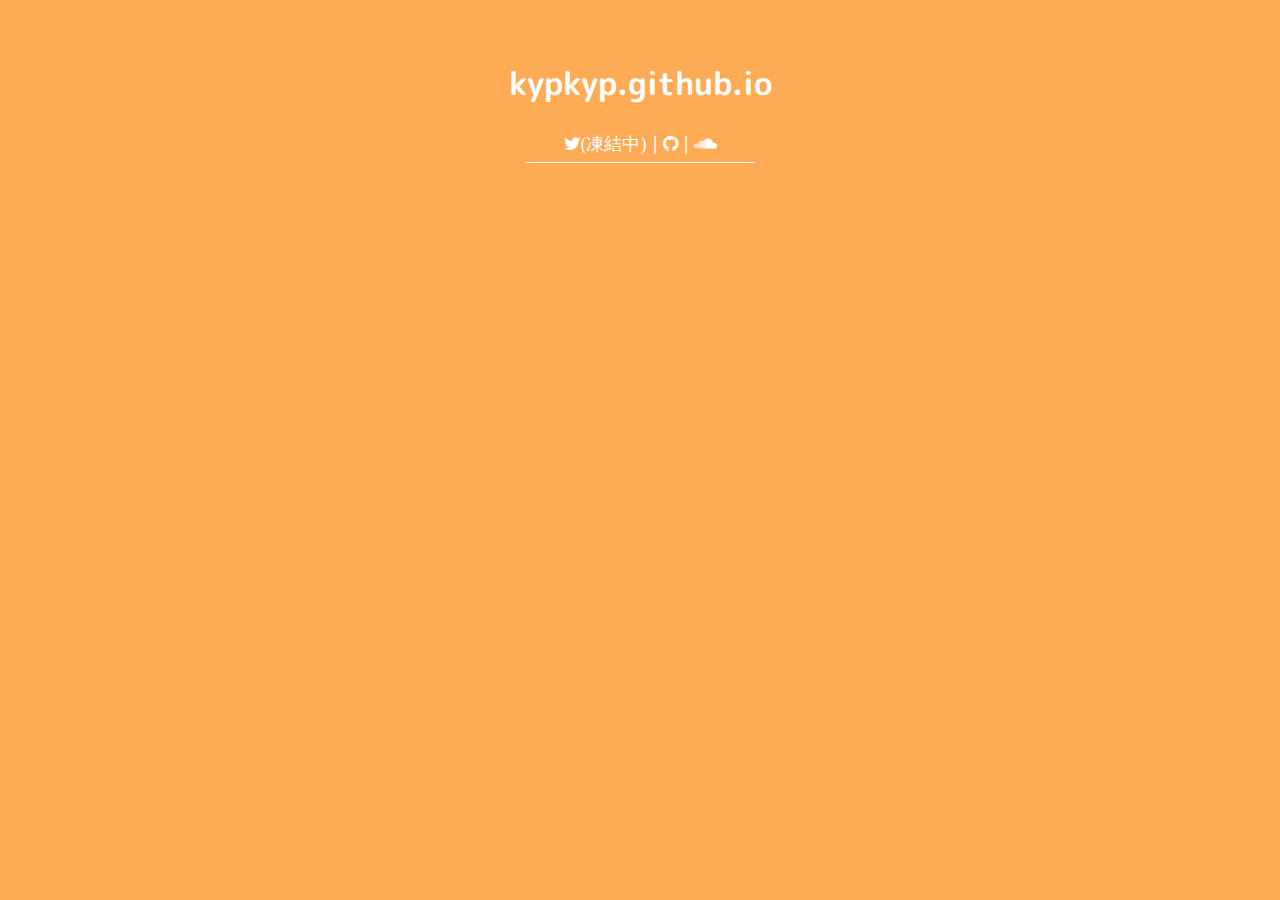
<file: index.html>
<!DOCTYPE html>
<html>
<head>
    <title>kypkyp.github.io</title>
    <link rel="stylesheet" href="css/main.css.css">
    <link href="https://fonts.googleapis.com/css?family=M+PLUS+Rounded+1c" rel="stylesheet">
    <link href="https://maxcdn.bootstrapcdn.com/font-awesome/4.7.0/css/font-awesome.min.css" rel="stylesheet">
</head>
<body>
    <h1>kypkyp.github.io</h1>
    <div class="snsicons">
        <a href="https://twitter.com/_kypu/"><span class="fa fa-twitter">(凍結中)</span></a> |
        <a href="https://github.com/kypkyp/"><span class="fa fa-github"></span></a> |
        <a href="https://soundcloud.com/kypkyp/"><span class="fa fa-soundcloud"></span></a>
    </div>
    <!--
    <div class="head_container">
        <div class="head">
            <ul>
                <li>こんにちは　kypです</li>
                <li>京大マイコンクラブ　第40代広報</li>
                <li>趣味：プログラミング, DTM, Steam。。。</li>
                <li class="hiddenlist">ゲーミングPCを買ってから全てSteamに吸い取られつつある</li>
            </ul>
        </div>
    </div>
    <div class="middle_container">
        <div class="middle">
            あ dousite
        </div>
    </div>
    -->
</body>
</html>
</file>
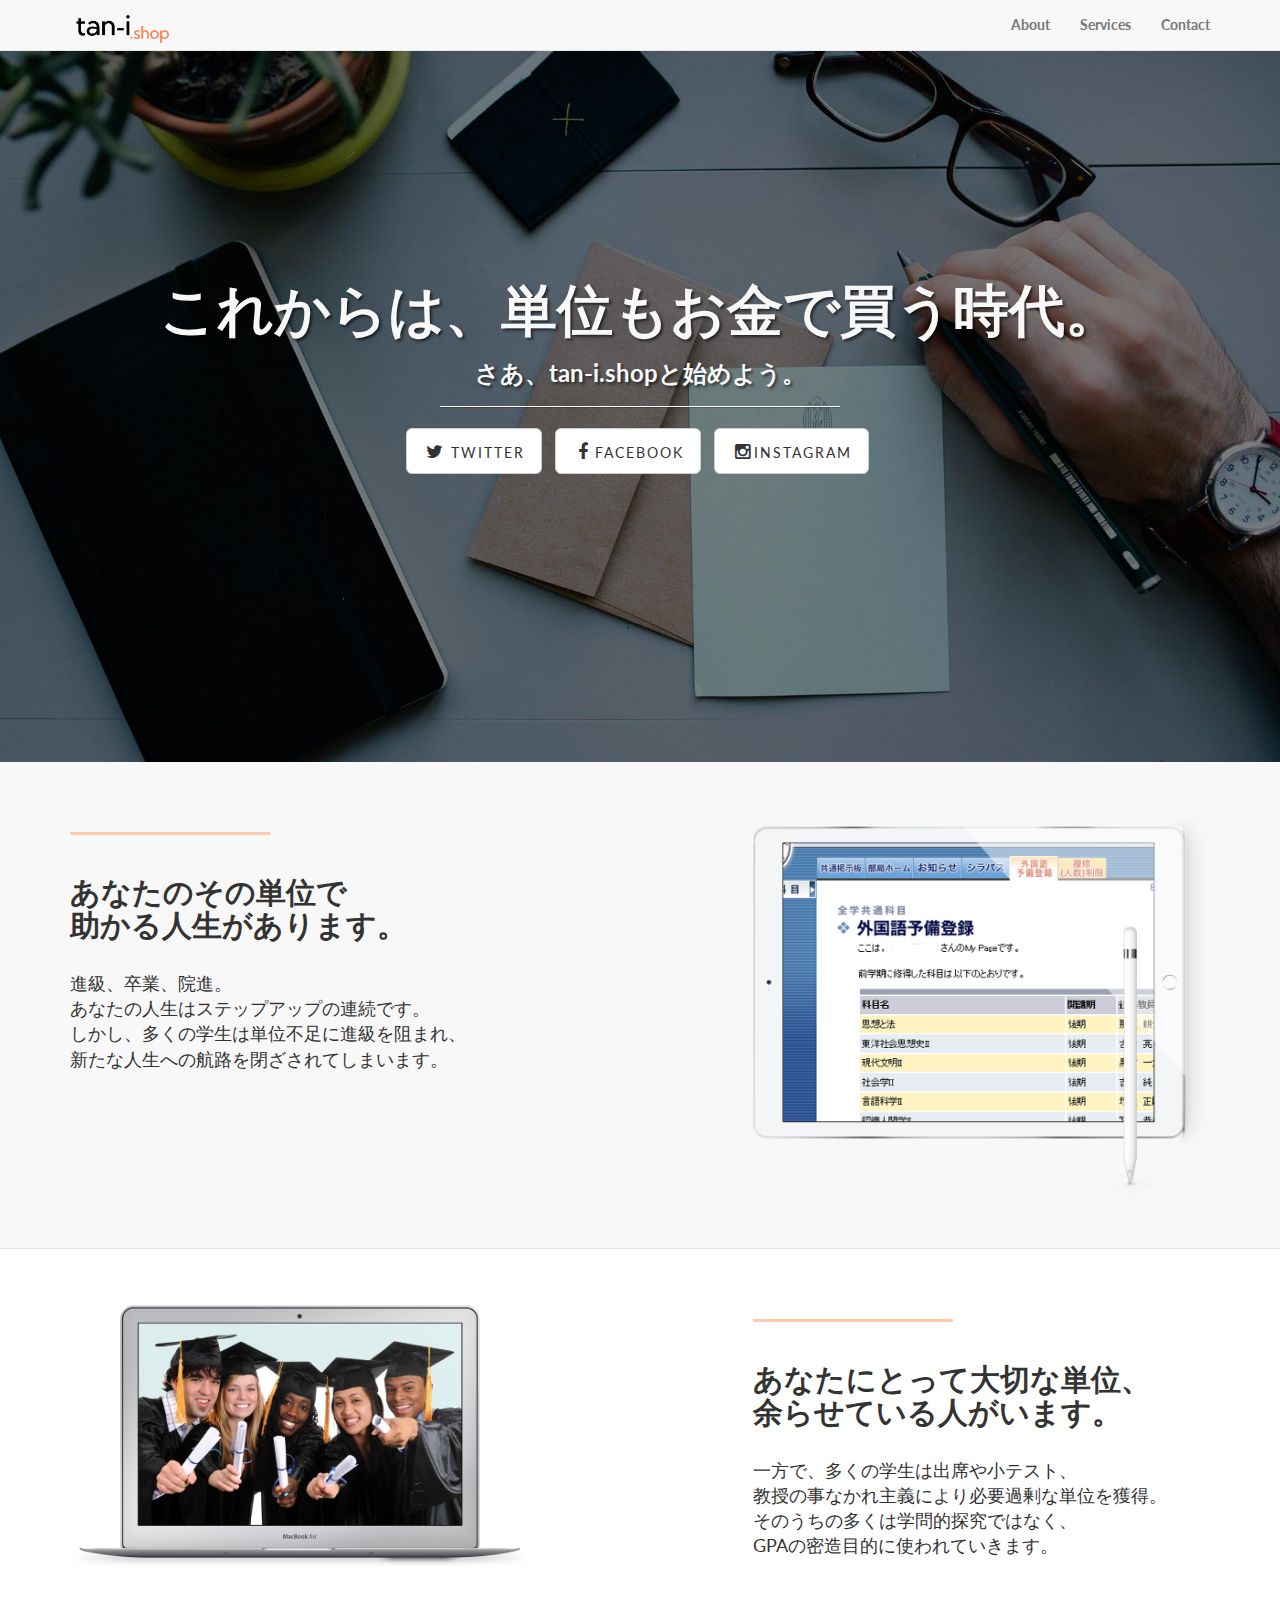
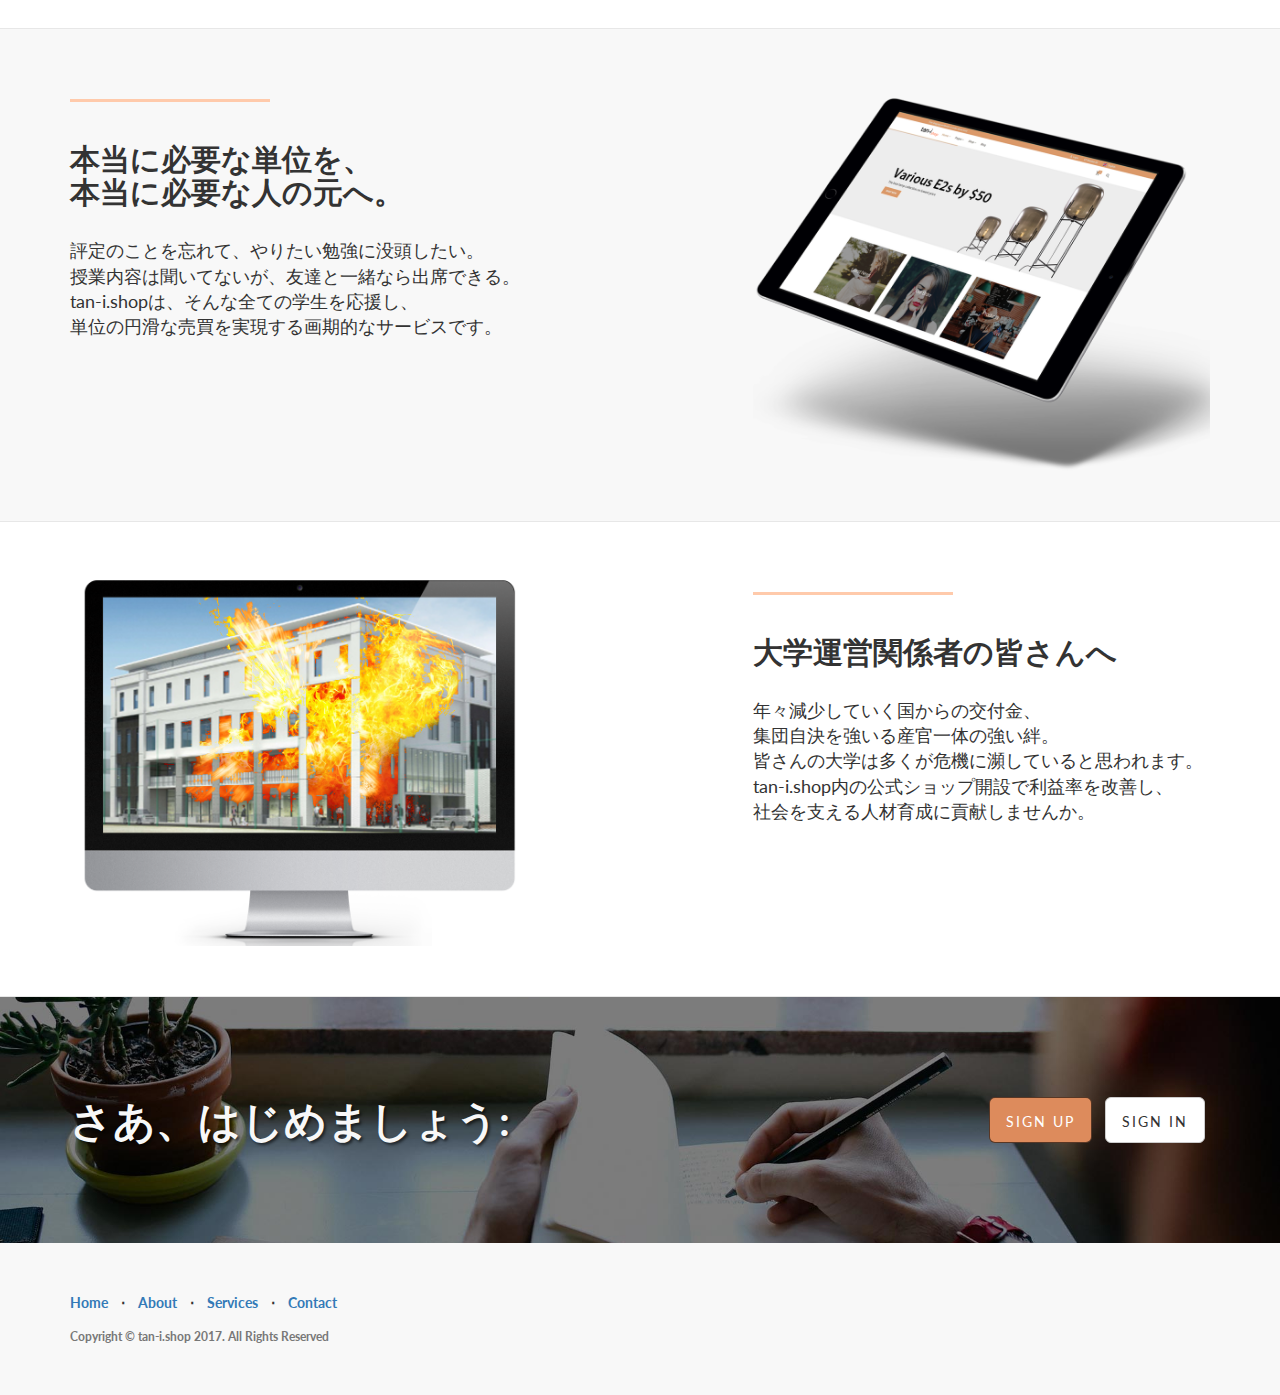
<file: april2017/index.html>
﻿<!DOCTYPE html>
<html lang="en">

<head>

    <meta charset="utf-8">
    <meta http-equiv="X-UA-Compatible" content="IE=edge">
    <meta name="viewport" content="width=device-width, initial-scale=1">
    <meta name="description" content="">
    <meta name="author" content="">

    <title>単位売買のポータルサイト tan-i.shop</title>

    <!-- Bootstrap Core CSS -->
    <link href="css/bootstrap.min.css" rel="stylesheet">

    <!-- Custom CSS -->
    <link href="css/landing-page.css" rel="stylesheet">

    <!-- Custom Fonts -->
    <link href="font-awesome/css/font-awesome.min.css" rel="stylesheet" type="text/css">
    <link href="https://fonts.googleapis.com/css?family=Lato:300,400,700,300italic,400italic,700italic" rel="stylesheet" type="text/css">

    <!-- HTML5 Shim and Respond.js IE8 support of HTML5 elements and media queries -->
    <!-- WARNING: Respond.js doesn't work if you view the page via file:// -->
    <!--[if lt IE 9]>
        <script src="https://oss.maxcdn.com/libs/html5shiv/3.7.0/html5shiv.js"></script>
        <script src="https://oss.maxcdn.com/libs/respond.js/1.4.2/respond.min.js"></script>
    <![endif]-->

</head>

<body>

    <!-- Navigation -->
    <nav class="navbar navbar-default navbar-fixed-top topnav" role="navigation">
        <div class="container topnav">
            <!-- Brand and toggle get grouped for better mobile display -->
            <div class="navbar-header">
                <button type="button" class="navbar-toggle" data-toggle="collapse" data-target="#bs-example-navbar-collapse-1">
                    <span class="sr-only">Toggle navigation</span>
                    <span class="icon-bar"></span>
                    <span class="icon-bar"></span>
                    <span class="icon-bar"></span>
                </button>
                <a class="navbar-brand topnav" href="#"><img src="img/logo.png" class="img-responsive logo" alt="tan-i.shop" /></a>
            </div>
            <!-- Collect the nav links, forms, and other content for toggling -->
            <div class="collapse navbar-collapse" id="bs-example-navbar-collapse-1">
                <ul class="nav navbar-nav navbar-right">
                    <li>
                        <a href="#about">About</a>
                    </li>
                    <li>
                        <a href="#services">Services</a>
                    </li>
                    <li>
                        <a href="#contact">Contact</a>
                    </li>
                </ul>
            </div>
            <!-- /.navbar-collapse -->
        </div>
        <!-- /.container -->
    </nav>


    <!-- Header -->
    <a name="about"></a>
    <div class="intro-header">
        <div class="container">

            <div class="row">
                <div class="col-lg-12">
                    <div class="intro-message">
                        <h1>これからは、単位もお金で買う時代。</h1>
                        <h3>さあ、tan-i.shopと始めよう。</h3>
                        <hr class="intro-divider">
                        <ul class="list-inline intro-social-buttons">
                            <li>
                                <a href="http://twitter.com/share?url=http://tan-i.shop/&text=単位売買のポータルサイト&via=tanidotshop&related=tanidotshop&hashtags=tani_shop" class="btn btn-default btn-lg">
                                <i class="fa fa-twitter fa-fw"></i> <span class="network-name">Twitter</span></a>
                            </li>
                            <li>
                                <a href="https://www.google.co.jp/?gws_rd=ssl#q=facebook" class="btn btn-default btn-lg"><i class="fa fa-fw fa-facebook"></i><span class="network-name">Facebook</span></a>
                            </li>
                            <li>
                                <a href="https://www.google.co.jp/?gws_rd=ssl#q=instagram&spf=1" class="btn btn-default btn-lg"><i class="fa fa-fw fa-instagram"></i><span class="network-name">Instagram</span></a>
                            </li>
                        </ul>
                    </div>
                </div>
            </div>

        </div>
        <!-- /.container -->

    </div>
    <!-- /.intro-header -->

    <!-- Page Content -->

	<a  name="services"></a>
    <div class="content-section-a">

        <div class="container">
            <div class="row">
                <div class="col-lg-5 col-sm-6">
                    <hr class="section-heading-spacer">
                    <div class="clearfix"></div>
                    <h2 class="section-heading">あなたのその単位で<br>助かる人生があります。</h2>
                    <p class="lead">進級、卒業、院進。<br>あなたの人生はステップアップの連続です。<br>しかし、多くの学生は単位不足に進級を阻まれ、<br>新たな人生への航路を閉ざされてしまいます。</p>
                </div>
                <div class="col-lg-5 col-lg-offset-2 col-sm-6">
                    <img class="img-responsive" src="img/ipad.png" alt="">
                </div>
            </div>

        </div>
        <!-- /.container -->

    </div>
    <!-- /.content-section-a -->

    <div class="content-section-b">

        <div class="container">

            <div class="row">
                <div class="col-lg-5 col-lg-offset-1 col-sm-push-6  col-sm-6">
                    <hr class="section-heading-spacer">
                    <div class="clearfix"></div>
                    <h2 class="section-heading">あなたにとって大切な単位、<br>余らせている人がいます。</h2>
                    <p class="lead">一方で、多くの学生は出席や小テスト、<br>教授の事なかれ主義により必要過剰な単位を獲得。<br>そのうちの多くは学問的探究ではなく、<br>GPAの密造目的に使われていきます。</p>
                </div>
                <div class="col-lg-5 col-sm-pull-6  col-sm-6">
                    <img class="img-responsive" src="img/macbook.png" alt="">
                </div>
            </div>

        </div>
        <!-- /.container -->

    </div>
    <!-- /.content-section-b -->

    <div class="content-section-a">

        <div class="container">

            <div class="row">
                <div class="col-lg-5 col-sm-6">
                    <hr class="section-heading-spacer">
                    <div class="clearfix"></div>
                    <h2 class="section-heading">本当に必要な単位を、<br>本当に必要な人の元へ。</h2>
                    <p class="lead">評定のことを忘れて、やりたい勉強に没頭したい。<br>授業内容は聞いてないが、友達と一緒なら出席できる。<br>tan-i.shopは、そんな全ての学生を応援し、<br>単位の円滑な売買を実現する画期的なサービスです。</p>
                </div>
                <div class="col-lg-5 col-lg-offset-2 col-sm-6">
                    <img class="img-responsive" src="img/phones.png" alt="">
                </div>
            </div>

        </div>
        <!-- /.container -->

    </div>
    <div class="content-section-b">

        <div class="container">

            <div class="row">
                <div class="col-lg-5 col-lg-offset-1 col-sm-push-6  col-sm-6">
                    <hr class="section-heading-spacer">
                    <div class="clearfix"></div>
                    <h2 class="section-heading">大学運営関係者の皆さんへ</h2>
                    <p class="lead">年々減少していく国からの交付金、<br>集団自決を強いる産官一体の強い絆。<br>皆さんの大学は多くが危機に瀕していると思われます。<br>tan-i.shop内の公式ショップ開設で利益率を改善し、<br>社会を支える人材育成に貢献しませんか。</p>
                </div>
                <div class="col-lg-5 col-sm-pull-6  col-sm-6">
                    <img class="img-responsive" src="img/kkk_with_bomb.png" alt="">
                </div>
            </div>

        </div>
        <!-- /.container -->

    </div>
    <!-- /.content-section-b -->
    <!-- /.content-section-a -->

	<a  name="contact"></a>
    <div class="banner">

        <div class="container">

            <div class="row">
                <div class="col-lg-6">
                    <h2>さあ、はじめましょう:</h2>
                </div>
                <div class="col-lg-6">
                    <ul class="list-inline banner-social-buttons">
                        <li>
                            <a href="404.html" class="btn btn-default btn-lg btn-green"><span class="network-name">Sign Up</span></a>
                        </li>
                        <li>
                            <a href="404.html" class="btn btn-default btn-lg"><span class="network-name">Sign in</span></a>
                        </li>
                    </ul>
                </div>
            </div>

        </div>
        <!-- /.container -->

    </div>
    <!-- /.banner -->

    <!-- Footer -->
    <footer>
        <div class="container">
            <div class="row">
                <div class="col-lg-12">
                    <ul class="list-inline">
                        <li>
                            <a href="#">Home</a>
                        </li>
                        <li class="footer-menu-divider">&sdot;</li>
                        <li>
                            <a href="#about">About</a>
                        </li>
                        <li class="footer-menu-divider">&sdot;</li>
                        <li>
                            <a href="#services">Services</a>
                        </li>
                        <li class="footer-menu-divider">&sdot;</li>
                        <li>
                            <a href="#contact">Contact</a>
                        </li>
                    </ul>
                    <p class="copyright text-muted small">Copyright &copy; tan-i.shop 2017. All Rights Reserved</p>
                </div>
            </div>
        </div>
    </footer>

    <!-- jQuery -->
    <script src="js/jquery.js"></script>

    <!-- Bootstrap Core JavaScript -->
    <script src="js/bootstrap.min.js"></script>

</body>

</html>
</file>
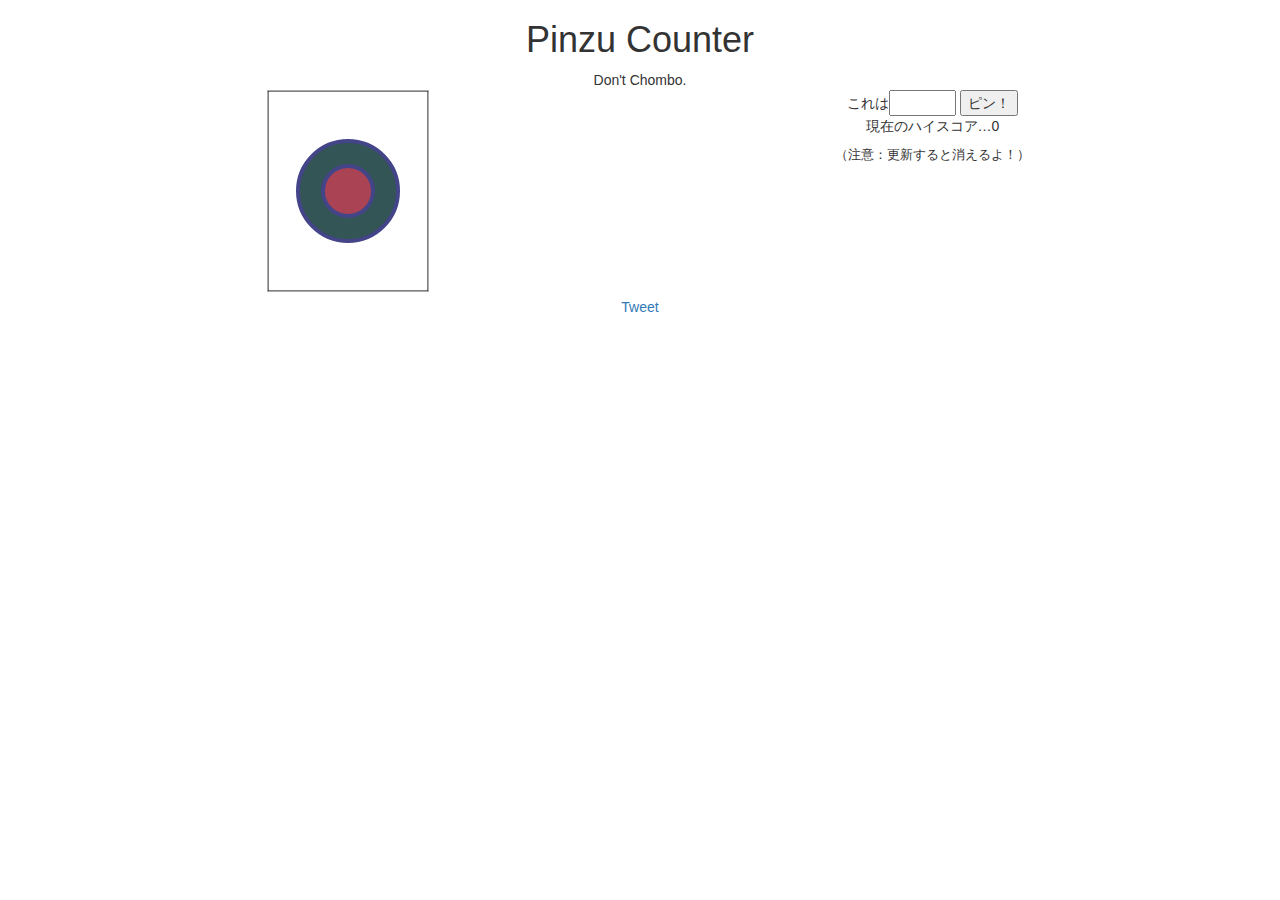
<file: mahjong/pinzu.html>
﻿<!DOCTYPE html>
<html lang="en">
  <head>
    <meta charset="utf-8">
    <meta http-equiv="X-UA-Compatible" content="IE=edge">
    <meta name="viewport" content="width=device-width, initial-scale=1">
    <!-- The above 3 meta tags *must* come first in the head; any other head content must come *after* these tags -->
    <title>Pinzu Counter</title>

    <!-- Bootstrap -->
    <link href="css/bootstrap.css" rel="stylesheet">

    <!-- HTML5 shim and Respond.js for IE8 support of HTML5 elements and media queries -->
    <!-- WARNING: Respond.js doesn't work if you view the page via file:// -->
    <!--[if lt IE 9]>
      <script src="https://oss.maxcdn.com/html5shiv/3.7.3/html5shiv.min.js"></script>
      <script src="https://oss.maxcdn.com/respond/1.4.2/respond.min.js"></script>
    <![endif]-->
  </head>
  <body>
      <div class="container">
          <h1>Pinzu Counter</h1>
          <div>Don't Chombo.</div>
          <div class="row">
              <div class="col-sm-6" id="canvasContainer">
                  <canvas id="canvasHai" width=160" height="200"></canvas>
              </div>
              <div class="col-sm-6">
                  <form name="answerForm" id="af">
                      これは<input type="text" name="answerNumText" size="5em"></input>
                      <button id="answerSubmitButton">ピン！</button>
                  </form>
                  <div id="feedback"></div>
                  <p>現在のハイスコア…<span id="highscore">0</span></p>
                  <div style="font-size:small;">（注意：更新すると消えるよ！）</div>
                　</div>
              </div>
          </div>
      </div>
      <script src="pinzu.js"></script>
<a href="https://twitter.com/share" class="twitter-share-button" data-text="Pinzu Counter で %d 点を取ったよ（ハイスコアツイート機能は実装する時間がなかったので、好きなハイスコアを入れてね） #Pinzu_Counter" data-via="_kypu">Tweet</a> <script>!function(d,s,id){var js,fjs=d.getElementsByTagName(s)[0],p=/^http:/.test(d.location)?'http':'https';if(!d.getElementById(id)){js=d.createElement(s);js.id=id;js.src=p+'://platform.twitter.com/widgets.js';fjs.parentNode.insertBefore(js,fjs);}}(document, 'script', 'twitter-wjs');</script>
  </body>
</html>
</file>
<file: css/main.css.css>
/* line 5, ../scss/main.css.scss */
body, h1, h2, h3, h4, div, p, ul, li {
  padding: 0;
  margin: 0;
}

/* line 10, ../scss/main.css.scss */
body {
  background-color: #ffaa55;
  color: #fff;
  font-family: 'M PLUS Rounded 1c', sans-serif;
}

/* line 16, ../scss/main.css.scss */
h1 {
  padding-top: 60px;
  text-align: center;
  margin: 0 auto;
  font-weight: 700;
  padding-bottom: 20px;
}

/* line 24, ../scss/main.css.scss */
.head_container {
  background-color: #ffaa55;
  width: 100%;
  height: 800px;
}

/* line 30, ../scss/main.css.scss */
.head {
  background-color: white;
  color: #4c3319;
  float: right;
  width: 500px;
  padding: 3px 3px 3px 3px;
  margin-right: 10px;
}
/* line 37, ../scss/main.css.scss */
.head ul {
  list-style: none;
}
/* line 40, ../scss/main.css.scss */
.head li {
  padding-left: 5px;
  padding-bottom: 5px;
}

/* line 46, ../scss/main.css.scss */
.snsicons {
  text-align: center;
  font-size: large;
  margin: 0 auto 10px auto;
  border-bottom: 1px solid #fff;
  padding: 3px 5px 5px;
  width: 220px;
  margin-bottom: 20px;
}
/* line 47, ../scss/main.css.scss */
.snsicons a {
  color: white;
  text-decoration: none;
}

/* line 60, ../scss/main.css.scss */
.hiddenlist {
  color: #fff6ee;
}

/* line 64, ../scss/main.css.scss */
.middle {
  background-color: #eeeeaa;
  height: 800px;
  width: 100%;
}

/* line 70, ../scss/main.css.scss */
.middle_container {
  background-color: #fff;
  color: #eeeeaa;
}
</file>
<file: april2017/css/landing-page.css>
﻿/*
 * Start Bootstrap - Landing Page (http://startbootstrap.com/)
 * Copyright 2013-2016 Start Bootstrap
 * Licensed under MIT (https://github.com/BlackrockDigital/startbootstrap/blob/gh-pages/LICENSE)
 */

body,
html {
    width: 100%;
    height: 100%;
}

body,
h1,
h2,
h3,
h4,
h5,
h6 {
    font-family: "Lato","Helvetica Neue",Helvetica,"游ゴシック", "メイリオ", sans-serif;
    font-weight: 700;
}

.topnav {
    font-size: 14px; 
}

.lead {
    font-size: 18px;
    font-weight: 400;
}

.intro-header {
    padding-top: 50px; /* If you're making other pages, make sure there is 50px of padding to make sure the navbar doesn't overlap content! */
    padding-bottom: 50px;
    text-align: center;
    color: #f8f8f8;
    background: url(../img/intro-bg.jpg) no-repeat center center;
    background-size: cover;
}

.intro-message {
    position: relative;
    padding-top: 20%;
    padding-bottom: 20%;
}

.intro-message > h1 {
    margin: 0;
    text-shadow: 2px 2px 3px rgba(0,0,0,0.6);
    font-size: 4em;
}

.intro-divider {
    width: 400px;
    border-top: 1px solid #f8f8f8;
    border-bottom: 1px solid rgba(0,0,0,0.2);
}

.intro-message > h3 {
    text-shadow: 2px 2px 3px rgba(0,0,0,0.6);
}

@media(max-width:767px) {
    .intro-message {
        padding-bottom: 15%;
    }

    .intro-message > h1 {
        font-size: 3em;
    }

    ul.intro-social-buttons > li {
        display: block;
        margin-bottom: 20px;
        padding: 0;
    }

    ul.intro-social-buttons > li:last-child {
        margin-bottom: 0;
    }

    .intro-divider {
        width: 100%;
    }
}

.network-name {
    text-transform: uppercase;
    font-size: 14px;
    font-weight: 400;
    letter-spacing: 2px;
}

.content-section-a {
    padding: 50px 0;
    background-color: #f8f8f8;
}

.content-section-b {
    padding: 50px 0;
    border-top: 1px solid #e7e7e7;
    border-bottom: 1px solid #e7e7e7;
}

.section-heading {
    margin-bottom: 30px;
}

.section-heading-spacer {
    float: left;
    width: 200px;
    border-top: 3px solid #ffcaab;
}

.banner {
    padding: 100px 0;
    color: #f8f8f8;
    background: url(../img/banner-bg.jpg) no-repeat center center;
    background-size: cover;
}

.banner h2 {
    margin: 0;
    text-shadow: 2px 2px 3px rgba(0,0,0,0.6);
    font-size: 3em;
}

.banner ul {
    margin-bottom: 0;
}

.banner-social-buttons {
    float: right;
    margin-top: 0;
}

@media(max-width:1199px) {
    ul.banner-social-buttons {
        float: left;
        margin-top: 15px;
    }
}

@media(max-width:767px) {
    .banner h2 {
        margin: 0;
        text-shadow: 2px 2px 3px rgba(0,0,0,0.6);
        font-size: 3em;
    }

    ul.banner-social-buttons > li {
        display: block;
        margin-bottom: 20px;
        padding: 0;
    }

    ul.banner-social-buttons > li:last-child {
        margin-bottom: 0;
    }
}

.logo {
    max-height:2em;
    margin:0 auto;
}

footer {
    padding: 50px 0;
    background-color: #f8f8f8;
}

.btn-green {
    background-color: #dd8b5c;
    border-color: rgba(0,0,0,0.6);
    color: #ffffff;
}

.btn-green:hover {
    background-color: #cb7e52;
    border-color: rgba(0,0,0,0.6);
    color: #ffffff;
}

p.copyright {
    margin: 15px 0 0;
}
</file>
